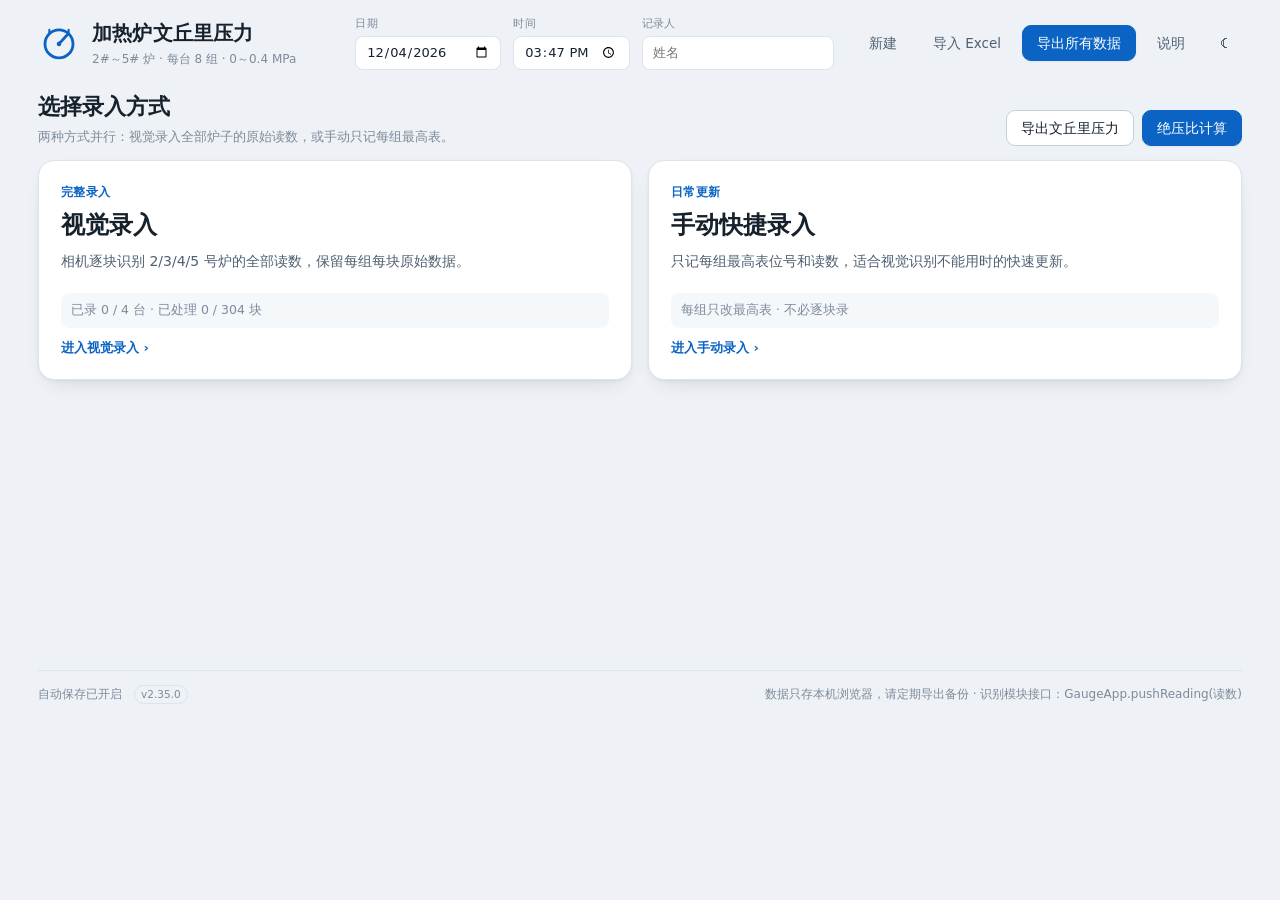
<file: index.html>
<!doctype html>
<html lang="zh-CN" data-theme="light">
<head>
<meta charset="utf-8">
<meta name="viewport" content="width=device-width, initial-scale=1, viewport-fit=cover">
<meta name="color-scheme" content="light dark">
<meta name="theme-color" content="#0b64c4">
<meta name="mobile-web-app-capable" content="yes">
<meta name="apple-mobile-web-app-capable" content="yes">
<meta name="apple-mobile-web-app-status-bar-style" content="default">
<meta name="apple-mobile-web-app-title" content="读表">
<title>加热炉文丘里压力 · 快捷读数</title>
<link rel="icon" href="data:image/svg+xml,%3Csvg xmlns='http://www.w3.org/2000/svg' viewBox='0 0 48 48'%3E%3Ccircle cx='24' cy='25' r='16' fill='%23f4f7fb' stroke='%230b64c4' stroke-width='3'/%3E%3Cpath d='M24 25l9-11' stroke='%230b64c4' stroke-width='3' stroke-linecap='round'/%3E%3Ccircle cx='24' cy='25' r='2.6' fill='%230b64c4'/%3E%3C/svg%3E">
<link rel="manifest" href="manifest.webmanifest">
<link rel="apple-touch-icon" href="icons/apple-touch-icon.png">
<script>
window.addEventListener('beforeinstallprompt', function (e) {
  e.preventDefault();
  window.__hvpInstallPrompt = e;
});
</script>
<link rel="stylesheet" href="assets/styles.css?v=2.35.0">
</head>
<body>

<div class="app-shell">

  <header class="topbar">
    <div class="brand">
      <svg class="brand-mark" viewBox="0 0 48 48" aria-hidden="true">
        <circle cx="24" cy="25" r="16" fill="none" stroke="currentColor" stroke-width="3.2"/>
        <path d="M24 25 L33.5 14.5" stroke="currentColor" stroke-width="3.2" stroke-linecap="round"/>
        <circle cx="24" cy="25" r="2.6" fill="currentColor"/>
        <path d="M13 9 v4 M35 9 v4" stroke="currentColor" stroke-width="2.4" stroke-linecap="round"/>
      </svg>
      <div class="brand-text">
        <h1>加热炉文丘里压力</h1>
        <p class="brand-sub">2#～5# 炉 · 每台 8 组 · 0～0.4 MPa</p>
      </div>
    </div>

    <div class="meta-fields">
      <label class="field">
        <span>日期</span>
        <input id="metaDate" type="date">
      </label>
      <label class="field">
        <span>时间</span>
        <input id="metaTime" type="time">
      </label>
      <label class="field">
        <span>记录人</span>
        <input id="metaOperator" type="text" placeholder="姓名" maxlength="40" autocomplete="off">
      </label>
    </div>

    <div class="topbar-actions">
      <button class="btn ghost" id="btnNew" type="button">新建</button>
      <button class="btn ghost" id="btnImport" type="button">导入 Excel</button>
      <button class="btn primary" id="btnExport" type="button">导出所有数据</button>
      <button class="btn ghost" id="btnHelp" type="button">说明</button>
      <button class="icon-btn" id="btnTheme" type="button" title="切换深色/浅色">☾</button>
    </div>
  </header>

  <main id="view" class="view"></main>

  <footer class="foot">
    <span id="saveHint">自动保存已开启</span>
    <span class="foot-version" id="appVersion">v2.35.0</span>
    <span class="foot-note">数据只存本机浏览器，请定期导出备份 · 识别模块接口：GaugeApp.pushReading(读数)</span>
  </footer>

</div>

<div id="toasts" class="toasts" aria-live="polite"></div>

<!-- 导出文丘里压力（方式1） -->
<dialog id="dlgExport" class="dialog dialog-wide">
  <form method="dialog">
    <header class="dialog-head">
      <h2>导出文丘里压力</h2>
      <button class="icon-btn" type="button" data-close="dlgExport" aria-label="关闭">✕</button>
    </header>
    <div class="dialog-body">
      <p class="hint" id="exportHint"></p>
      <div class="export-select" id="exportSelect"></div>
      <pre class="export-preview" id="exportPreview" tabindex="-1" autofocus></pre>
      <p class="hint" id="exportNote"></p>
    </div>
    <footer class="dialog-foot">
      <button class="btn ghost left" type="button" id="btnOpenRatio">绝压比计算 ›</button>
      <button class="btn" type="button" id="btnCopyExport">复制</button>
      <button class="btn primary" type="button" id="btnDownloadExport">下载 .txt</button>
    </footer>
  </form>
</dialog>

<!-- 导出所有数据 -->
<dialog id="dlgExportAll" class="dialog dialog-wide">
  <form method="dialog">
    <header class="dialog-head">
      <h2>导出所有数据</h2>
      <button class="icon-btn" type="button" data-close="dlgExportAll" aria-label="关闭">✕</button>
    </header>
    <div class="dialog-body">
      <p class="hint">Excel 文件（.xlsx）：所有数据在一张表，每台炉一块、一组一行；组最高值加粗、剔除读数划线；每台炉附 A/B 集合管压力，最大绝压比注明第几组第几块。</p>
      <div id="exportAllSummary" class="export-summary" tabindex="-1" autofocus></div>
      <p class="hint" id="exportAllNote"></p>
    </div>
    <footer class="dialog-foot">
      <button class="btn ghost left" type="button" id="btnExportAllRatio">绝压比计算 ›</button>
      <button class="btn" type="button" data-close="dlgExportAll">关闭</button>
      <button class="btn primary" type="button" id="btnDownloadExportAll">下载 .xlsx</button>
    </footer>
  </form>
</dialog>

<!-- 识别结果填入 -->
<dialog id="dlgFill" class="dialog">
  <form method="dialog">
    <header class="dialog-head">
      <h2 id="fillTitle">识别结果填入</h2>
      <button class="icon-btn" type="button" data-close="dlgFill" aria-label="关闭">✕</button>
    </header>
    <div class="dialog-body">
      <p class="hint">识别模块每识别到一个读数，会自动填入下一个空位。这里也可以手动粘贴一批识别结果：每行一个，或用空格 / 逗号分隔。</p>
      <textarea id="fillText" class="textarea" rows="7" spellcheck="false" placeholder="0.170&#10;0.148&#10;0.148"></textarea>
      <label class="check"><input type="checkbox" id="fillAdvance" checked> 本组填满后自动进入下一组</label>
    </div>
    <footer class="dialog-foot">
      <button class="btn" type="button" data-close="dlgFill">取消</button>
      <button class="btn primary" type="button" id="btnFill">填入</button>
    </footer>
  </form>
</dialog>

<!-- 说明 -->
<dialog id="dlgHelp" class="dialog">
  <form method="dialog">
    <header class="dialog-head">
      <h2>使用说明</h2>
      <button class="icon-btn" type="button" data-close="dlgHelp" aria-label="关闭">✕</button>
    </header>
    <div class="dialog-body help-body">
      <h3>流程</h3>
      <ul>
        <li>顶部填日期、时间、记录人；首页选炉子（2# / 3# / 4# / 5#）→ 逐组录入 → 「下一组」→「完成本炉」回主界面。</li>
        <li>2#～5# 炉都录完后，回主界面点「<b>绝压比计算</b>」，填集合管压力生成方式2。</li>
        <li>主界面只选两种并行录入方式：<b>视觉录入</b>（进入全部 2/3/4/5 号炉，逐块录原始读数）或<b>手动快捷录入</b>（只记每组最高表）。</li>
        <li>视觉炉子列表每台卡片可直接选「整台 / A炉膛 / B炉膛」；每台可单独「清空」，页头有「一键清空所有数据」。</li>
        <li>每台炉卡片左下角有「<b>清空</b>」，只清空这一台炉的读数。</li>
        <li>每台炉 8 组：<b>第 1～4 组 = A 炉膛</b>，<b>第 5～8 组 = B 炉膛</b>。右上角可切换「整台 / A炉膛 / B炉膛」，只测半台时选 A 或 B。</li>
        <li>2号炉每组 2 块表（每行一组）；3/4/5号炉每组 12 块表（每行 6 块，两行一组）。</li>
      </ul>
      <h3>录入</h3>
      <ul>
        <li>单炉页隐藏顶部栏：第一行只显示炉号和炉膛选择，第二行是加宽的返回炉子列表按钮；手机从页面中间向右划也能返回列表。</li>
        <li>单炉页主区域是相机实时画面；手机浏览器需要 HTTPS，没权限时点「打开相机」重试。</li>
        <li>进炉子页默认暂停，点中间大按钮「开始识别」后才接收识别读数；再点变成「暂停识别」。</li>
        <li>指定起点：点下面组内任意一块表，再点「开始识别」，就从这块开始；识别中点击某格会自动暂停。</li>
        <li>「上一组 / 下一组」在大按钮两侧；下一行是「跳过（送检）」和「剔除本块」。</li>
        <li><b>日常快捷更新（视觉识别备用）</b>：首页「手动快捷录入」→ 导入页粘贴方式1并解析，或「不导入，直接手动」→ 选炉页始终显示全部 2/3/4/5 号炉，每台可选整台/A/B 录入范围；导出和绝压比改为多页，先选炉子（4台全列出、不受数据限制、每台可选整台/A/B）再预览/计算；已导入的正常显示、未导入的虚线显示但也能点 → 单炉页一次改一组，顶部始终可选「整台/A炉膛/B炉膛」，点「下一组」；选炉页显示「已录 X/8 组」，可清空本炉或一键清空所有数据，底部有「导出文丘里压力」「返回主界面」「计算绝压比」；未导入的每组默认 1#、第一组 0.000，没改过的组跟随最近改过的那组；导入半台切整台时，空白组也跟随最近改过的组，被跟随的组会写回；位号和读数用大箭头调，位号旁有滑杆可快速拖动，位号到 1# 按↓回最大，读数到 0.000 按↓按位循环（千分位 0→9 等）；可开「反向输入」；改动立即保存，不需要应用。只更新最高表，其他表读数保留。</li>
        <li>点格子输入读数；<b>回车</b>跳到下一块，<b>方向键</b>按位置跳格，<b>X</b> 剔除当前读数，<b>Esc</b> 退出输入框。</li>
        <li>读数支持全角数字、带单位（0.170 MPa）、逗号小数点。</li>
        <li>识别模块识别到一个读数就调用一次 <code>GaugeApp.pushReading(0.170)</code>，会顺序填入当前识别位置；也可以点「识别填入」粘贴一批结果。</li>
        <li>「剔除」的读数不参与最高值，原始值仍保留在本机 JSON 中。</li>
        <li><b>表被送检</b>：点「跳过（送检）」或格子右下「送」，该表标记为送检，不参与最高值/绝压比；点「送」可恢复。</li>
        <li><b>反向读取</b>：点底部的「方向：正序/倒序」，整台炉按 组8→1、组内 12#→1# 识别。</li>
        <li><b>现场排表/换表</b>：点「暂停识别」，换好表后点下面那一块表，再点「开始识别」，就从这块开始。</li>
      </ul>
      <h3>绝压比计算</h3>
      <ul>
        <li>正常流程：先把所有炉子的文丘里读数录完，再去操作室看集合管压力。</li>
        <li>主界面点「绝压比计算」，会自动载入当前读数；也可以粘贴方式1文本（老记录/别人发来的）。</li>
        <li>粘贴的炉膛标题支持简写：<code>4号炉A</code>、<code>4号炉 A</code>、<code>4号炉A炉膛</code>、<code>4号炉B侧</code> 都能识别。</li>
        <li>A、B 炉膛各填一个集合管压力（MPa）；绝压比 =（单炉膛最高 + 大气压）/（集合管压力 + 大气压），大气压取 <b>0.1 MPa</b>。</li>
        <li>两个炉膛取较大者作为「最大绝压比」，并标出最高读数所在的组，生成方式2。</li>
      </ul>
      <h3>导出</h3>
      <ul>
        <li><b>导出文丘里压力（方式1）</b>：每台炉一个标题（半台带 A/B炉膛），每组一行「最高值表号 最高值」。</li>
        <li><b>导出所有数据</b>（顶栏）：Excel（.xlsx），所有数据一张表，每台炉一块、一组一行；组最高值加粗、剔除划线、送检写「送检」；每台炉附 A/B 集合管压力，最大绝压比注明第几组第几块。</li>
        <li><b>方式2</b>：在「绝压比计算」页面生成，①～⑧ 圈号 + &lt;表号&gt;读数 + A/B集合管压力，最后一行「最大绝压比 ⑤ 0.84375」。</li>
        <li>只导出有读数的炉子；空组在方式1里显示为 <code>- -</code>。</li>
      </ul>
      <h3>安装到桌面</h3>
      <ul>
        <li>手机 Chrome 打开线上地址 <code>https://hanhaicangnan99.github.io/heater-venturi-reader/</code>，点首页「安装到桌面」，或浏览器右上角 ⋮ → 安装应用 / 添加到主屏幕。</li>
        <li>iPhone / iPad 用 Safari 打开，点底部分享按钮 → 添加到主屏幕。</li>
        <li>装好后桌面出现「读表」图标，全屏打开、没有地址栏；页面已缓存，断网也能打开已缓存部分。</li>
      </ul>
      <h3>手机打开</h3>
      <ul>
        <li>手机只传一个文件：用 <code>读表软件_手机版.html</code>，CSS/JS 已内联；只传 <code>index.html</code> 会缺 <code>js/</code>、<code>assets/</code>，页面会空白或没样式。</li>
        <li>直接打开本地文件时，录入、导入导出、绝压比计算都能用；手机浏览器不允许 <code>file://</code> 调用摄像头。</li>
        <li>要实时相机：页面必须在 <code>https://</code> 开头的网址下；<code>file://</code> 和 <code>http://192.168…</code> 都不允许调用摄像头。可把单文件放到 GitHub Pages / Netlify / 公司 HTTPS 服务器，或用 App 包壳；不要用微信/QQ 的文件预览打开。</li>
        <li>如果还显示旧界面：打开 <code>https://hanhaicangnan99.github.io/heater-venturi-reader/?v=2.35.0</code> 一次，或清除站点缓存；页脚会显示当前版本 <code>v2.35.0</code>。</li>
      </ul>
      <h3>数据</h3>
      <ul>
        <li>每次修改自动保存在本机浏览器；换电脑/清缓存前请「导出所有数据」Excel 或「导出文丘里压力」文本备份。</li>
        <li>「导入 Excel」可把导出的 .xlsx 读回来，恢复读数、剔除、送检、集合管压力和日期时间；旧 JSON 备份也兼容。</li>
        <li>整个页面离线运行，不上传任何数据。</li>
      </ul>
    </div>
    <footer class="dialog-foot">
      <button class="btn primary" type="button" data-close="dlgHelp">知道了</button>
    </footer>
  </form>
</dialog>

<input type="file" id="fileInput" accept=".xlsx,application/vnd.openxmlformats-officedocument.spreadsheetml.sheet,.json,application/json" hidden>

<script src="js/core.js?v=2.35.0"></script>
<script src="js/xlsx-lite.js?v=2.35.0"></script>
<script src="js/xlsx-read.js?v=2.35.0"></script>
<script src="js/app.js?v=2.35.0"></script>
</body>
</html>
</file>
<file: assets/styles.css>
/* ==========================================================================
   加热炉文丘里压力 · 样式
   浅色 / 深色、桌面 / 手机
   ========================================================================== */

:root {
  --bg: #eef1f5;
  --surface: #ffffff;
  --surface-2: #f5f8fb;
  --surface-3: #e9eef4;
  --line: #dce4ed;
  --line-strong: #c3cedb;
  --text: #16212c;
  --text-2: #4f6072;
  --muted: #7d8b9b;
  --brand: #0b64c4;
  --brand-dark: #0954a6;
  --brand-weak: #e8f1fc;
  --brand-ring: rgba(11, 100, 196, .18);
  --ok: #0f7a4d;
  --ok-weak: #e6f5ee;
  --warn: #a85a00;
  --warn-weak: #fdf1de;
  --danger: #b3261e;
  --danger-weak: #fdecea;
  --ex: #8b97a5;
  --shadow-sm: 0 1px 2px rgba(16, 32, 48, .05);
  --shadow: 0 1px 3px rgba(16, 32, 48, .06), 0 10px 24px -12px rgba(16, 32, 48, .16);
  --mono: ui-monospace, "Cascadia Mono", "SFMono-Regular", Consolas, "Liberation Mono", monospace;
  --sans: "Microsoft YaHei", "PingFang SC", "Hiragino Sans GB", "Noto Sans SC",
    "Source Han Sans SC", system-ui, -apple-system, "Segoe UI", Roboto, sans-serif;
}

[data-theme="dark"] {
  --bg: #0e151e;
  --surface: #172029;
  --surface-2: #1c2733;
  --surface-3: #22303f;
  --line: #2a3846;
  --line-strong: #3b4c5e;
  --text: #e8eef5;
  --text-2: #a9b8c8;
  --muted: #7f8fa2;
  --brand: #4a9bf0;
  --brand-dark: #2f86e0;
  --brand-weak: #16283c;
  --brand-ring: rgba(74, 155, 240, .25);
  --ok: #3ec28a;
  --ok-weak: #12301f;
  --warn: #f0a94a;
  --warn-weak: #33250f;
  --danger: #f06a60;
  --danger-weak: #361715;
  --ex: #6f7d8c;
  --shadow-sm: 0 1px 2px rgba(0, 0, 0, .3);
  --shadow: 0 1px 3px rgba(0, 0, 0, .4);
  color-scheme: dark;
}

* { box-sizing: border-box; }

html, body { margin: 0; padding: 0; }

body {
  background: var(--bg);
  color: var(--text);
  font-family: var(--sans);
  font-size: 14px;
  line-height: 1.5;
  -webkit-font-smoothing: antialiased;
}

[hidden] { display: none !important; }

:focus-visible { outline: 2px solid var(--brand); outline-offset: 2px; }

.app-shell {
  max-width: 1240px;
  margin: 0 auto;
  padding: 14px 18px 32px;
}

/* ---------------------------------------------------------------- 顶部 */

.topbar {
  display: flex;
  align-items: center;
  gap: 20px;
  flex-wrap: wrap;
  padding: 2px 0 14px;
}

.brand { display: flex; align-items: center; gap: 12px; }

.brand-mark { width: 42px; height: 42px; color: var(--brand); flex: none; }

.brand-text h1 {
  margin: 0;
  font-size: 20px;
  font-weight: 700;
  letter-spacing: .01em;
}

.brand-sub { margin: 2px 0 0; font-size: 12px; color: var(--muted); }

.meta-fields {
  display: flex;
  align-items: flex-end;
  gap: 12px;
  flex-wrap: wrap;
  margin-left: auto;
}

.field { display: flex; flex-direction: column; gap: 3px; min-width: 0; }

.field > span { font-size: 11px; color: var(--muted); letter-spacing: .02em; }

.field > input,
.field > select,
.field > textarea {
  height: 34px;
  padding: 0 10px;
  border: 1px solid var(--line);
  border-radius: 8px;
  background: var(--surface);
  color: var(--text);
  font: inherit;
  font-size: 13px;
  min-width: 0;
}

.field > input:focus,
.field > select:focus,
.field > textarea:focus {
  outline: none;
  border-color: var(--brand);
  box-shadow: 0 0 0 3px var(--brand-ring);
}

.topbar-actions { display: flex; align-items: center; gap: 6px; }

/* ---------------------------------------------------------------- 按钮 */

.btn {
  display: inline-flex;
  align-items: center;
  justify-content: center;
  gap: 6px;
  height: 36px;
  padding: 0 14px;
  border: 1px solid var(--line-strong);
  border-radius: 9px;
  background: var(--surface);
  color: var(--text);
  font: inherit;
  font-size: 13.5px;
  font-weight: 500;
  cursor: pointer;
  white-space: nowrap;
  transition: border-color .12s, background .12s, color .12s, transform .06s;
}

.btn:hover { border-color: var(--brand); color: var(--brand); }
.btn:active { transform: translateY(1px); }
.btn:disabled { opacity: .45; cursor: not-allowed; transform: none; }
.btn:disabled:hover { border-color: var(--line-strong); color: var(--text); }

.btn.primary {
  background: var(--brand);
  border-color: var(--brand);
  color: #fff;
  box-shadow: var(--shadow-sm);
}

.btn.primary:hover { background: var(--brand-dark); border-color: var(--brand-dark); color: #fff; }

.btn.ghost { border-color: transparent; background: transparent; color: var(--text-2); }

.btn.ghost:hover { background: var(--surface-2); color: var(--brand); }

.btn.install-btn { border-color: var(--brand); color: var(--brand); font-weight: 600; }

.btn.install-btn:hover { background: var(--brand-weak); border-color: var(--brand); color: var(--brand); }

.btn.danger-text { color: var(--danger); }
.btn.danger-text:hover { border-color: var(--danger); color: var(--danger); }

.btn.sm { height: 28px; padding: 0 9px; font-size: 12px; border-radius: 7px; }

.icon-btn {
  width: 36px;
  height: 36px;
  display: inline-flex;
  align-items: center;
  justify-content: center;
  border: 1px solid transparent;
  border-radius: 9px;
  background: transparent;
  color: var(--text-2);
  font-size: 16px;
  cursor: pointer;
}

.icon-btn:hover { background: var(--surface-2); color: var(--brand); }

/* ---------------------------------------------------------------- 页面标题 */

.view { min-height: 62vh; }

.file-warning {
  display: flex;
  align-items: flex-start;
  gap: 10px;
  flex-wrap: wrap;
  margin: 4px 0 14px;
  padding: 10px 12px;
  border: 1px solid #e6c46a;
  border-radius: 10px;
  background: #fff8e1;
  color: #6b4e00;
  font-size: 12.5px;
  line-height: 1.6;
}

.file-warning strong { flex: none; }

[data-theme="dark"] .file-warning {
  border-color: #6b5a25;
  background: #2a2415;
  color: #e8d79a;
}

.page-head {
  display: flex;
  align-items: flex-end;
  justify-content: space-between;
  gap: 14px;
  flex-wrap: wrap;
  margin: 6px 0 14px;
}

.page-title { margin: 0; font-size: 22px; font-weight: 700; }

.page-sub { margin: 4px 0 0; font-size: 13px; color: var(--muted); }

.page-actions { display: flex; gap: 8px; flex-wrap: wrap; justify-content: flex-end; }

.hint-line {
  margin: 14px 0 0;
  font-size: 12.5px;
  color: var(--muted);
  line-height: 1.7;
}

/* ---------------------------------------------------------------- 手动快捷输入 */

.quick-paste {
  margin: 0 0 14px;
  padding: 12px;
  border: 1px solid var(--line);
  border-radius: 12px;
  background: var(--surface);
}

.quick-paste-head {
  display: flex;
  align-items: baseline;
  gap: 10px;
  flex-wrap: wrap;
  margin-bottom: 8px;
}

.quick-paste-head strong { font-size: 14px; }

.quick-text {
  width: 100%;
  min-height: 132px;
  resize: vertical;
  padding: 10px 12px;
  border: 1px solid var(--line-strong);
  border-radius: 9px;
  background: var(--surface-2);
  color: var(--text);
  font-family: var(--mono);
  font-size: 13px;
  line-height: 1.6;
}

.quick-text:focus { outline: 2px solid var(--brand-ring); border-color: var(--brand); }

.quick-paste-actions {
  display: flex;
  gap: 8px;
  flex-wrap: wrap;
  margin-top: 8px;
}

.quick-issues {
  margin: 0 0 12px;
  padding: 10px 12px;
  border: 1px solid var(--line);
  border-radius: 10px;
  background: var(--surface);
}

.quick-issue {
  font-size: 12.5px;
  line-height: 1.7;
  color: var(--text-2);
}

.quick-issue + .quick-issue { margin-top: 4px; }

.quick-issue.error { color: var(--danger); }

.quick-issue.warn { color: #8a5a00; }

[data-theme="dark"] .quick-issue.warn { color: #e8c16a; }

.quick-success {
  margin: 0 0 12px;
  padding: 9px 12px;
  border: 1px solid var(--ok);
  border-radius: 10px;
  color: var(--ok);
  background: var(--ok-weak);
  font-size: 13px;
}

.quick-empty {
  padding: 28px 12px;
  text-align: center;
  color: var(--muted);
  font-size: 13px;
}

.quick-furnace {
  margin: 0 0 14px;
  padding: 12px;
  border: 1px solid var(--line);
  border-radius: 12px;
  background: var(--surface);
}

.quick-f-head {
  display: flex;
  align-items: center;
  gap: 10px;
  flex-wrap: wrap;
}

.quick-f-head h3 { margin: 0; font-size: 17px; }

.quick-f-head .tag { margin-left: auto; }

.quick-f-head .seg { margin-left: auto; }

.quick-groups {
  display: grid;
  grid-template-columns: repeat(2, minmax(0, 1fr));
  gap: 10px;
  margin-top: 10px;
}

.quick-group {
  min-width: 0;
  padding: 10px;
  border: 1px solid var(--line);
  border-radius: 10px;
  background: var(--surface-2);
}

.quick-group-head {
  display: flex;
  align-items: center;
  justify-content: space-between;
  gap: 8px;
  margin-bottom: 6px;
}

.quick-group-head strong { font-size: 13px; }

.quick-group-head .tag.small {
  margin: 0;
  padding: 1px 6px;
  font-size: 10.5px;
}

.quick-editors {
  display: flex;
  align-items: flex-end;
  justify-content: space-between;
  gap: 12px;
}

.quick-field {
  display: flex;
  flex-direction: column;
  align-items: center;
  gap: 4px;
}

.quick-label {
  font-size: 10.5px;
  color: var(--muted);
  white-space: nowrap;
}

.quick-gauge {
  display: flex;
  flex-direction: column;
  align-items: center;
  gap: 1px;
}

.quick-gauge-value {
  min-width: 48px;
  text-align: center;
  font-size: 22px;
  font-variant-numeric: tabular-nums;
  line-height: 1.15;
}

.quick-gauge-value.is-empty { color: var(--muted); }

.quick-gauge-row {
  display: flex;
  align-items: center;
  gap: 10px;
}

.quick-gauge-slider-wrap {
  display: flex;
  flex-direction: column;
  align-items: center;
  gap: 1px;
}

.quick-gauge-slider {
  width: 110px;
  height: 24px;
  accent-color: var(--brand);
  cursor: pointer;
  touch-action: pan-y;
}

.quick-gauge-scale {
  display: flex;
  justify-content: space-between;
  width: 100%;
  color: var(--muted);
  font-size: 9px;
}

.qstep {
  display: inline-flex;
  align-items: center;
  justify-content: center;
  width: 34px;
  height: 24px;
  padding: 0;
  border: 1px solid var(--line-strong);
  border-radius: 5px;
  background: var(--surface);
  color: var(--brand);
  font-size: 11px;
  line-height: 1;
  cursor: pointer;
  touch-action: manipulation;
}

.qstep:hover { background: var(--brand-weak); border-color: var(--brand); }

.quick-digits {
  display: flex;
  align-items: flex-start;
  gap: 5px;
}

.quick-int {
  padding-top: 22px;
  font-size: 20px;
  font-variant-numeric: tabular-nums;
}

.q-digit {
  display: flex;
  flex-direction: column;
  align-items: center;
  gap: 1px;
}

.q-digit strong {
  width: 22px;
  text-align: center;
  font-size: 23px;
  font-variant-numeric: tabular-nums;
  line-height: 1.15;
}

.q-digit.is-empty strong { color: var(--muted); }

.q-digit .qstep { width: 30px; height: 22px; font-size: 10px; }

.q-digit-label {
  margin-top: 1px;
  font-size: 9.5px;
  color: var(--muted);
  white-space: nowrap;
}

.quick-apply {
  display: flex;
  align-items: center;
  justify-content: flex-end;
  gap: 12px;
  flex-wrap: wrap;
  margin: 16px 0 0;
  padding: 12px;
  border: 1px solid var(--line);
  border-radius: 12px;
  background: var(--surface);
}

.quick-apply-hint {
  flex: 1;
  min-width: 220px;
  font-size: 12px;
  color: var(--muted);
}

.quick-select-footer {
  display: flex;
  justify-content: flex-end;
  gap: 8px;
  flex-wrap: wrap;
  margin-top: 10px;
}

@media (max-width: 640px) {
  .quick-select-footer .btn { flex: 1; }
}

.quick-select-grid {
  display: grid;
  grid-template-columns: repeat(2, minmax(0, 1fr));
  gap: 12px;
  margin: 0 0 14px;
}

.quick-select-card {
  position: relative;
  padding: 14px 14px 46px;
  border: 1px solid var(--line);
  border-radius: 12px;
  background: var(--surface);
  cursor: pointer;
  transition: border-color .15s, box-shadow .15s;
}

.quick-select-card:hover,
.quick-select-card:focus-visible {
  border-color: var(--brand);
  box-shadow: 0 0 0 3px var(--brand-ring);
  outline: none;
}

.quick-select-card.is-empty {
  border-style: dashed;
  background: var(--surface-2);
}

.quick-select-card.is-empty .fc-go { color: var(--muted); }

.quick-select-head {
  display: flex;
  align-items: center;
  gap: 8px;
  flex-wrap: wrap;
}

.quick-select-head h3 { margin: 0; font-size: 20px; }

.quick-select-sub {
  margin: 6px 0 0;
  font-size: 12px;
  color: var(--muted);
}

.quick-select-controls {
  display: flex;
  align-items: center;
  justify-content: flex-end;
  gap: 8px;
  flex-wrap: wrap;
  margin-top: 8px;
  padding-right: 78px;
}

.quick-select-controls .seg { margin-left: auto; }

.quick-select-card .fc-go {
  position: absolute;
  right: 14px;
  bottom: 12px;
  color: var(--brand);
  font-size: 13px;
  font-weight: 600;
}

.quick-furnace-bar {
  display: flex;
  align-items: center;
  justify-content: space-between;
  gap: 12px;
  flex-wrap: wrap;
  max-width: 760px;
  margin: 0 auto 12px;
  padding: 10px 12px;
  border: 1px solid var(--line);
  border-radius: 12px;
  background: var(--surface);
}

.quick-progress strong { font-size: 17px; }

.quick-progress span { font-size: 12px; color: var(--muted); }

.quick-bar-actions {
  display: flex;
  align-items: center;
  gap: 8px;
  flex-wrap: wrap;
}

.quick-bar-actions .tag { margin: 0; }

.quick-reverse.active {
  border-color: var(--brand);
  color: var(--brand);
  background: var(--brand-weak);
}

.quick-single-wrap {
  max-width: 760px;
  margin: 0 auto;
}

.quick-default-hint {
  max-width: 760px;
  margin: 0 auto 10px;
  padding: 8px 12px;
  border: 1px dashed var(--line-strong);
  border-radius: 9px;
  background: var(--surface-2);
  color: var(--muted);
  font-size: 12px;
  line-height: 1.6;
}

.quick-group-single {
  padding: 20px;
  min-height: 220px;
}

.quick-group-single .quick-group-head { margin-bottom: 14px; }

.quick-group-single .quick-group-head strong { font-size: 20px; }

.quick-group-single .quick-group-head .tag.small {
  padding: 2px 9px;
  font-size: 12px;
}

.quick-group-single .quick-editors {
  gap: 24px;
  justify-content: space-around;
  align-items: center;
}

.quick-group-single .quick-label { font-size: 13px; }

.quick-group-single .quick-gauge-value {
  min-width: 100px;
  font-size: 52px;
}

.quick-group-single .quick-gauge-slider {
  width: 140px;
  height: 30px;
}

.quick-group-single .qstep {
  width: 46px;
  height: 36px;
  border-radius: 7px;
  font-size: 16px;
}

.quick-group-single .q-digit .qstep {
  width: 42px;
  height: 32px;
  font-size: 14px;
}

.quick-group-single .q-digit strong {
  width: 36px;
  font-size: 48px;
}

.quick-group-single .quick-int {
  padding-top: 34px;
  font-size: 40px;
}

.quick-group-single .q-digit-label {
  margin-top: 3px;
  font-size: 11.5px;
}

.quick-nav {
  display: flex;
  gap: 10px;
  max-width: 760px;
  margin: 14px auto 0;
}

.quick-nav .btn {
  flex: 1;
  height: 46px;
  font-size: 15px;
}

.quick-nav .btn[disabled] {
  opacity: .4;
  cursor: not-allowed;
}

.quick-nav-hint {
  max-width: 760px;
  margin: 8px auto 0;
  text-align: center;
  font-size: 12px;
  color: var(--muted);
}

.quick-furnace-apply {
  display: flex;
  align-items: center;
  justify-content: flex-end;
  gap: 10px;
  flex-wrap: wrap;
  max-width: 760px;
  margin: 16px auto 0;
  padding: 12px;
  border: 1px solid var(--line);
  border-radius: 12px;
  background: var(--surface);
}

@media (max-width: 760px) {
  .quick-groups { grid-template-columns: 1fr; }
  .quick-editors { gap: 10px; }
  .quick-apply { justify-content: stretch; }
  .quick-apply .btn { flex: 1; }
  .quick-select-grid { grid-template-columns: 1fr; }
  .quick-furnace-bar {
    flex-direction: column;
    align-items: stretch;
  }
  .quick-bar-actions { justify-content: space-between; }
  .quick-group-single { padding: 14px; }
  .quick-group-single .quick-editors { gap: 12px; }
  .quick-group-single .quick-gauge-value { font-size: 44px; min-width: 80px; }
  .quick-group-single .quick-gauge-slider { width: 100px; height: 28px; }
  .quick-group-single .quick-gauge-row { gap: 4px; flex-direction: column; }
  .quick-group-single .q-digit strong { width: 30px; font-size: 42px; }
  .quick-group-single .quick-int { padding-top: 30px; font-size: 34px; }
  .quick-group-single .qstep { width: 40px; height: 32px; font-size: 14px; }
  .quick-group-single .q-digit .qstep { width: 36px; height: 29px; font-size: 12px; }
  .quick-furnace-apply { justify-content: stretch; }
  .quick-furnace-apply .btn { flex: 1; }
}

@media (max-width: 380px) {
  .qstep { width: 30px; height: 23px; }
  .q-digit .qstep { width: 27px; height: 21px; }
  .q-digit strong { width: 20px; font-size: 21px; }
  .quick-int { font-size: 18px; }
  .quick-gauge-value { font-size: 20px; }
  .quick-group-single .quick-gauge-value { font-size: 38px; min-width: 70px; }
  .quick-group-single .quick-gauge-slider { width: 78px; height: 26px; }
  .quick-group-single .q-digit strong { width: 26px; font-size: 38px; }
  .quick-group-single .quick-int { padding-top: 26px; font-size: 30px; }
  .quick-group-single .qstep { width: 34px; height: 29px; }
  .quick-group-single .q-digit .qstep { width: 31px; height: 26px; }
}

/* ---------------------------------------------------------------- 指标 */

.kpis {
  display: grid;
  grid-template-columns: repeat(3, minmax(0, 1fr));
  gap: 12px;
  margin-bottom: 16px;
}

.kpi {
  display: flex;
  flex-direction: column;
  gap: 2px;
  padding: 13px 16px;
  border: 1px solid var(--line);
  border-radius: 12px;
  background: var(--surface);
  box-shadow: var(--shadow-sm);
}

.kpi-label { font-size: 12px; color: var(--muted); }

.kpi-value {
  font-family: var(--mono);
  font-size: 24px;
  font-weight: 700;
  line-height: 1.25;
  font-variant-numeric: tabular-nums;
}

.kpi-sub { font-size: 11.5px; color: var(--muted); }

/* ---------------------------------------------------------------- 炉子卡片 */

.mode-grid {
  display: grid;
  grid-template-columns: repeat(2, minmax(0, 1fr));
  gap: 16px;
}

.mode-card {
  position: relative;
  display: flex;
  flex-direction: column;
  gap: 10px;
  min-height: 220px;
  padding: 22px;
  border: 1px solid var(--line);
  border-radius: 16px;
  background: var(--surface);
  box-shadow: var(--shadow);
  cursor: pointer;
  transition: border-color .12s, transform .12s;
}

.mode-card:hover,
.mode-card:focus-visible {
  border-color: var(--brand);
  transform: translateY(-1px);
  outline: none;
}

.mode-kicker {
  color: var(--brand);
  font-size: 12px;
  font-weight: 700;
  letter-spacing: .04em;
}

.mode-card h3 {
  margin: 0;
  font-size: 24px;
  line-height: 1.2;
}

.mode-card p {
  margin: 0;
  color: var(--text-2);
  font-size: 14px;
  line-height: 1.7;
}

.mode-status {
  margin-top: auto;
  padding: 8px 10px;
  border-radius: 8px;
  background: var(--surface-2);
  color: var(--muted);
  font-size: 12.5px;
}

.mode-go {
  color: var(--brand);
  font-size: 13px;
  font-weight: 700;
}

@media (max-width: 640px) {
  .mode-grid { grid-template-columns: 1fr; }
  .mode-card { min-height: 0; padding: 18px; }
}

.furnace-grid {
  display: grid;
  grid-template-columns: repeat(2, minmax(0, 1fr));
  gap: 14px;
}

.furnace-card {
  position: relative;
  display: flex;
  flex-direction: column;
  gap: 10px;
  padding: 16px 18px 14px;
  border: 1px solid var(--line);
  border-radius: 14px;
  background: var(--surface);
  box-shadow: var(--shadow);
  cursor: pointer;
  transition: border-color .12s, transform .12s;
}

.furnace-card:hover { border-color: var(--brand); transform: translateY(-1px); }
.furnace-card:focus-visible { outline: 2px solid var(--brand); outline-offset: 2px; }

.furnace-card.done { border-color: rgba(15, 122, 77, .35); }

.fc-top { display: flex; align-items: center; gap: 8px; flex-wrap: wrap; }

.fc-title { font-size: 20px; letter-spacing: .02em; }

.tag {
  display: inline-flex;
  align-items: center;
  height: 20px;
  padding: 0 7px;
  border-radius: 5px;
  background: var(--surface-2);
  color: var(--text-2);
  font-size: 11px;
  white-space: nowrap;
}

.tag.side { background: var(--brand-weak); color: var(--brand); }
.tag.ok { background: var(--ok-weak); color: var(--ok); }

.fc-bar {
  height: 6px;
  border-radius: 3px;
  background: var(--surface-3);
  overflow: hidden;
}

.fc-bar > span {
  display: block;
  height: 100%;
  border-radius: 3px;
  background: linear-gradient(90deg, var(--brand), #4a9bf0);
  transition: width .3s ease;
}

.fc-stats {
  display: flex;
  gap: 16px;
  flex-wrap: wrap;
  font-size: 12.5px;
  color: var(--text-2);
}

.fc-stats b {
  font-family: var(--mono);
  color: var(--text);
  font-variant-numeric: tabular-nums;
}

.fc-ratio { font-size: 12px; color: var(--warn); }

.fc-actions {
  display: flex;
  align-items: center;
  justify-content: space-between;
  gap: 8px;
  margin-top: 2px;
}

.fc-clear { color: var(--danger); }

.fc-side { flex: 0 0 auto; }

.fc-go {
  font-size: 13px;
  color: var(--brand);
  font-weight: 600;
}

/* ---------------------------------------------------------------- 单炉页头 */

.furnace-head {
  display: flex;
  align-items: center;
  gap: 12px;
  flex-wrap: wrap;
  padding: 4px 0 12px;
  margin-bottom: 12px;
  border-bottom: 1px solid var(--line);
}

.furnace-head .back { padding-left: 6px; }

/* 单炉页：隐藏全局顶栏，只留炉号/炉膛和返回 */
body.furnace-mode .topbar { display: none; }

body.furnace-mode .app-shell { padding-top: 8px; }

.furnace-head.compact {
  flex-direction: column;
  align-items: stretch;
  gap: 8px;
  margin-bottom: 4px;
  padding: 0 0 6px;
  border-bottom: 0;
}

.fh-line1 {
  display: flex;
  align-items: center;
  gap: 10px;
  flex-wrap: wrap;
}

.fh-line1 .fh-name { margin: 0; font-size: 22px; }

.fh-line2 {
  display: flex;
  align-items: center;
  gap: 10px;
}

.fh-line2 .back {
  min-width: 180px;
  height: 44px;
  padding: 0 18px;
  font-size: 15px;
}

.swipe-hint {
  color: var(--muted);
  font-size: 11px;
  display: none;
}

@media (max-width: 640px) {
  .fh-line2 .back { flex: 1; }
  .swipe-hint { display: inline; }
}

.furnace-foot-tools {
  display: flex;
  justify-content: flex-start;
  padding: 2px 0 6px;
}

.fh-title { display: flex; align-items: center; gap: 8px; }

.fh-title h2 { margin: 0; font-size: 22px; }

.fh-progress {
  font-size: 12.5px;
  color: var(--text-2);
  font-variant-numeric: tabular-nums;
}

.fh-actions { display: flex; gap: 6px; margin-left: auto; }

/* 分段控件 */

.seg {
  display: inline-flex;
  padding: 2px;
  border: 1px solid var(--line);
  border-radius: 9px;
  background: var(--surface-2);
}

.seg-btn {
  border: 0;
  border-radius: 7px;
  background: transparent;
  color: var(--text-2);
  font: inherit;
  font-size: 12.5px;
  padding: 5px 12px;
  cursor: pointer;
  white-space: nowrap;
}

.seg-btn:hover { color: var(--text); }

.seg-btn.active {
  background: var(--surface);
  color: var(--brand);
  font-weight: 600;
  box-shadow: var(--shadow-sm);
}

/* ---------------------------------------------------------------- 组步进 */

.stepper {
  display: flex;
  flex-direction: column;
  gap: 8px;
  margin-bottom: 12px;
}

.band {
  display: flex;
  align-items: center;
  gap: 10px;
  flex-wrap: wrap;
}

.band-label {
  width: 48px;
  flex: none;
  font-size: 11.5px;
  font-weight: 600;
  color: var(--muted);
}

.band-groups { display: flex; gap: 6px; flex-wrap: wrap; }

.group-chip {
  display: flex;
  flex-direction: column;
  align-items: center;
  gap: 1px;
  min-width: 52px;
  padding: 4px 8px;
  border: 1px solid var(--line);
  border-radius: 8px;
  background: var(--surface);
  color: var(--text-2);
  font: inherit;
  cursor: pointer;
  transition: border-color .12s, background .12s;
}

.group-chip:hover { border-color: var(--brand); }

.group-chip.active {
  border-color: var(--brand);
  background: var(--brand-weak);
  color: var(--brand);
}

.group-chip .gc-num { font-size: 13px; font-weight: 700; }

.group-chip .gc-max {
  font-family: var(--mono);
  font-size: 10.5px;
  font-variant-numeric: tabular-nums;
  color: var(--muted);
}

.group-chip.active .gc-max { color: var(--brand); }
.group-chip.full .gc-max { color: var(--ok); }

/* ---------------------------------------------------------------- 当前组 */

.group-card {
  border: 1px solid var(--line);
  border-radius: 14px;
  background: var(--surface);
  box-shadow: var(--shadow);
  padding: 14px 16px 12px;
  margin-bottom: 14px;
}

.group-head {
  display: flex;
  align-items: center;
  gap: 12px;
  flex-wrap: wrap;
  padding-bottom: 10px;
  border-bottom: 1px dashed var(--line);
}

.gh-title { display: flex; align-items: center; gap: 8px; }

.circled {
  display: inline-flex;
  align-items: center;
  justify-content: center;
  width: 30px;
  height: 30px;
  border-radius: 50%;
  background: var(--brand-weak);
  color: var(--brand);
  font-size: 16px;
  font-weight: 700;
}

.gh-title h3 { margin: 0; font-size: 18px; }

.gh-chips { display: flex; gap: 6px; flex-wrap: wrap; flex: 1 1 220px; }

.chip {
  font-size: 12px;
  padding: 3px 9px;
  border-radius: 999px;
  background: var(--surface-2);
  border: 1px solid var(--line);
  color: var(--text-2);
  font-variant-numeric: tabular-nums;
  white-space: nowrap;
}

.chip.ok { color: var(--ok); background: var(--ok-weak); border-color: transparent; }
.chip.warn { color: var(--warn); background: var(--warn-weak); border-color: transparent; }
.chip.max { color: var(--brand); background: var(--brand-weak); border-color: transparent; }
.chip.muted { color: var(--muted); }

.gh-actions { display: flex; gap: 6px; }

.target-line {
  padding: 9px 0 3px;
  font-size: 12.5px;
  color: var(--brand);
}

/* 相机实时预览：单炉页主区域 */
.camera-panel {
  position: relative;
  width: 100%;
  height: clamp(190px, 38vh, 420px);
  margin-bottom: 10px;
  border: 1px solid var(--line);
  border-radius: 14px;
  overflow: hidden;
  background: #0b0f14;
  box-shadow: var(--shadow);
}

.camera-panel video {
  display: block;
  width: 100%;
  height: 100%;
  object-fit: cover;
}

.camera-placeholder {
  position: absolute;
  inset: 0;
  display: flex;
  flex-direction: column;
  align-items: center;
  justify-content: center;
  gap: 6px;
  padding: 18px;
  text-align: center;
  color: #d7e0ea;
  background: radial-gradient(circle at 50% 40%, #1d2b3a, #0b0f14 70%);
}

.camera-placeholder.hidden { display: none; }

.camera-placeholder strong { font-size: 16px; }
.camera-placeholder span { color: #9fb0c2; font-size: 12px; }
.cam-icon { font-size: 36px; color: #7f9ab5; }

.camera-overlay {
  position: absolute;
  top: 0;
  left: 0;
  right: 0;
  display: flex;
  align-items: center;
  justify-content: space-between;
  gap: 8px;
  padding: 10px 12px;
  background: linear-gradient(rgba(0, 0, 0, .55), rgba(0, 0, 0, 0));
  pointer-events: none;
}

.cam-target,
.cam-state {
  padding: 4px 8px;
  border-radius: 6px;
  background: rgba(0, 0, 0, .55);
  color: #fff;
  font-size: 12.5px;
  white-space: nowrap;
}

.cam-state { color: #b9e6c9; font-size: 11.5px; }

.scan-frame {
  position: absolute;
  inset: 14% 9%;
  border: 1px solid rgba(255, 255, 255, .38);
  border-radius: 10px;
  pointer-events: none;
}

.scan-frame::before { content: ''; }

/* 识别主控制：上一组 | 开始/暂停识别（大） | 下一组 */
.control-panel {
  display: flex;
  flex-direction: column;
  gap: 8px;
  margin-bottom: 12px;
}

.nav-big {
  display: grid;
  grid-template-columns: auto minmax(0, 1fr) auto;
  gap: 8px;
  align-items: stretch;
}

.nav-big .nav-side { height: 48px; }

.btn-recognize {
  width: 100%;
  height: 48px;
  font-size: 17px;
  font-weight: 700;
  letter-spacing: .04em;
}

.action-row {
  display: grid;
  grid-template-columns: 1fr 1fr;
  gap: 8px;
}

.action-row .btn { height: 42px; }

/* 读数网格：每行 6 块，12 块两行 */

.cell-grid {
  display: grid;
  grid-template-columns: repeat(6, minmax(0, 1fr));
  gap: 8px;
  padding: 8px 0 10px;
}

.cell-grid.cols-2 {
  grid-template-columns: repeat(2, minmax(0, 340px));
  justify-content: start;
}

.cell {
  position: relative;
  display: flex;
  flex-direction: column;
  gap: 4px;
  padding: 6px 6px 5px;
  border: 1px solid var(--line);
  border-radius: 9px;
  background: var(--surface);
  transition: border-color .12s, box-shadow .12s;
}

.cell:hover { border-color: var(--line-strong); }

.cell:focus-within {
  border-color: var(--brand);
  box-shadow: 0 0 0 3px var(--brand-ring);
  z-index: 1;
}

.cell-input {
  width: 100%;
  min-width: 0;
  padding: 2px 0;
  border: 0;
  background: transparent;
  color: var(--text);
  font-family: var(--mono);
  font-size: 20px;
  font-weight: 600;
  text-align: center;
  font-variant-numeric: tabular-nums;
}

.cell-input:focus { outline: none; }

.cell-input::placeholder { color: var(--muted); opacity: .4; font-weight: 400; }

.cell-input.invalid { color: var(--danger); }

.cell-actions {
  display: flex;
  align-items: center;
  gap: 3px;
  width: 100%;
}

.cell-idx { color: var(--muted); font-family: var(--mono); flex: 1; }

.cell-ex,
.cell-skip {
  display: inline-flex;
  align-items: center;
  height: 15px;
  padding: 0 4px;
  border: 1px solid var(--line);
  border-radius: 4px;
  background: transparent;
  color: var(--muted);
  font: inherit;
  font-size: 9.5px;
  line-height: 1;
  cursor: pointer;
  white-space: nowrap;
}

.cell-ex:hover { color: var(--warn); border-color: var(--warn); }
.cell-skip:hover { color: var(--brand); border-color: var(--brand); }

.cell-ex.active { background: var(--warn); border-color: var(--warn); color: #fff; }
.cell-skip.active { background: var(--brand); border-color: var(--brand); color: #fff; }

.cell.is-skipped {
  border-style: dashed;
  background: var(--surface-2);
}

.cell.is-skipped .cell-input {
  color: var(--muted);
  font-size: 12px;
}

.cell.is-skipped .cell-input::placeholder { color: var(--muted); }

.cell.is-start {
  border-color: var(--warn);
  box-shadow: inset 0 0 0 2px var(--warn);
}

.cell.is-start .cell-input { color: var(--warn); }

.cell.is-excluded .cell-input {
  text-decoration: line-through;
  color: var(--ex);
  font-weight: 500;
}

.cell.is-over { border-color: rgba(179, 38, 30, .5); }

.cell.is-over .cell-input { color: var(--danger); }

.cell.is-max { box-shadow: inset 0 0 0 2px var(--brand); }

.cell.is-max .cell-idx { color: var(--brand); font-weight: 700; }

/* 组底部导航 */

.group-nav {
  display: flex;
  align-items: center;
  gap: 10px;
  padding-top: 10px;
  border-top: 1px solid var(--line);
}

.nav-info {
  flex: 1;
  text-align: center;
  font-size: 12px;
  color: var(--muted);
  font-variant-numeric: tabular-nums;
}

/* ---------------------------------------------------------------- 面板 */

.panel {
  margin-bottom: 14px;
  border: 1px solid var(--line);
  border-radius: 14px;
  background: var(--surface);
  box-shadow: var(--shadow);
  overflow: hidden;
}

.panel-head {
  display: flex;
  align-items: baseline;
  gap: 12px;
  flex-wrap: wrap;
  padding: 12px 16px;
  border-bottom: 1px solid var(--line);
  background: var(--surface-2);
}

.panel-title { margin: 0; font-size: 14px; font-weight: 700; }

.panel-note { font-size: 11.5px; color: var(--muted); }

.panel-body { padding: 14px 16px 16px; }

/* 集合管压力 */

.ratio-row {
  display: flex;
  align-items: center;
  gap: 14px;
  flex-wrap: wrap;
  padding: 8px 0;
  border-bottom: 1px dashed var(--line);
}

.ratio-row:last-of-type { border-bottom: 0; }

.ratio-field { display: flex; align-items: center; gap: 8px; }

.ratio-label {
  font-size: 12.5px;
  color: var(--text-2);
  white-space: nowrap;
}

.ratio-input {
  width: 104px;
  height: 32px;
  padding: 0 8px;
  border: 1px solid var(--line);
  border-radius: 7px;
  background: var(--surface);
  color: var(--text);
  font-family: var(--mono);
  font-size: 14px;
  font-variant-numeric: tabular-nums;
}

.ratio-input:focus {
  outline: none;
  border-color: var(--brand);
  box-shadow: 0 0 0 3px var(--brand-ring);
}

.ratio-max { font-size: 12px; color: var(--muted); }

.ratio-value {
  font-family: var(--mono);
  font-size: 13.5px;
  font-weight: 600;
  color: var(--text);
  font-variant-numeric: tabular-nums;
}

.badge-best {
  display: inline-flex;
  align-items: center;
  height: 20px;
  padding: 0 8px;
  border-radius: 999px;
  background: var(--warn);
  color: #fff;
  font-size: 11px;
}

.best-line {
  margin-top: 10px;
  padding: 10px 12px;
  border-radius: 8px;
  background: var(--brand-weak);
  color: var(--brand);
  font-size: 13px;
  font-weight: 600;
  font-variant-numeric: tabular-nums;
}

/* 汇总表 */

.data-table {
  width: 100%;
  border-collapse: collapse;
  font-size: 13px;
}

.data-table th,
.data-table td {
  padding: 8px 10px;
  border-bottom: 1px solid var(--line);
  text-align: left;
  white-space: nowrap;
}

.data-table thead th {
  background: var(--surface-2);
  color: var(--text-2);
  font-size: 11.5px;
  font-weight: 600;
  border-bottom: 1px solid var(--line-strong);
}

.data-table td.num,
.data-table th.num {
  text-align: right;
  font-family: var(--mono);
  font-variant-numeric: tabular-nums;
}

.data-table .strong { font-weight: 700; }

.data-table tbody tr:last-child td { border-bottom: 0; }

.data-table .warn-text { color: var(--warn); }

.table-wrap { overflow: auto; }

.summary-table td:first-child { font-weight: 600; white-space: nowrap; }

.summary-panel .table-wrap { padding: 0 2px 2px; }

.summary-panel .panel-body { padding: 10px 16px 14px; }

.ratio-panel .panel-body { padding-top: 10px; }

/* ---------------------------------------------------------------- 导出 */

.dialog-wide { width: min(820px, calc(100vw - 28px)); }

.export-preview {
  margin: 12px 0;
  padding: 14px 16px;
  max-height: 46vh;
  overflow: auto;
  border-radius: 10px;
  border: 1px solid var(--line);
  background: var(--surface-2);
  color: var(--text);
  font-family: var(--mono), "Segoe UI Symbol", "Microsoft YaHei", "PingFang SC", sans-serif;
  font-size: 14px;
  line-height: 1.9;
  white-space: pre;
}

.export-preview:focus { outline: none; }

.export-select {
  margin: 10px 0;
  padding: 10px 12px;
  border: 1px solid var(--line);
  border-radius: 10px;
  background: var(--surface);
}

.export-select-head {
  display: flex;
  align-items: center;
  justify-content: space-between;
  gap: 8px;
  font-size: 13px;
}

.export-select-actions {
  display: flex;
  gap: 6px;
}

.export-select-actions .btn {
  padding: 4px 8px;
  font-size: 12px;
}

.export-select-row {
  display: flex;
  flex-wrap: wrap;
  gap: 8px 14px;
  margin-top: 8px;
}

.export-select-label {
  display: inline-flex;
  align-items: center;
  gap: 5px;
  font-size: 13px;
  cursor: pointer;
}

.export-select-check {
  width: 17px;
  height: 17px;
  accent-color: var(--brand);
  cursor: pointer;
}

.pick-tools {
  display: flex;
  gap: 6px;
  flex-wrap: wrap;
  margin-bottom: 6px;
}

.pick-row {
  display: flex;
  align-items: center;
  justify-content: space-between;
  gap: 12px;
  flex-wrap: wrap;
  padding: 10px 0;
  border-bottom: 1px solid var(--line);
}

.pick-row:last-child { border-bottom: 0; }

.pick-main {
  display: inline-flex;
  align-items: center;
  gap: 8px;
  font-size: 15px;
  cursor: pointer;
}

.pick-check {
  width: 18px;
  height: 18px;
  accent-color: var(--brand);
  cursor: pointer;
}

.pick-progress {
  color: var(--muted);
  font-size: 12px;
}

.pick-actions {
  display: flex;
  justify-content: flex-end;
  gap: 8px;
  flex-wrap: wrap;
  margin-top: 12px;
}

.export-page-preview { max-height: 60vh; }

@media (max-width: 640px) {
  .pick-actions .btn { flex: 1; }
}

/* 导出所有数据：摘要 */
.export-summary {
  margin: 12px 0;
  padding: 4px 2px;
  max-height: 46vh;
  overflow: auto;
}

.export-summary:focus { outline: none; }

.es-meta {
  margin: 0 0 10px;
  color: var(--muted);
  font-size: 13px;
}

.es-table {
  width: 100%;
  border-collapse: collapse;
  font-size: 13px;
}

.es-table th,
.es-table td {
  padding: 8px 10px;
  border-bottom: 1px solid var(--line);
  text-align: left;
  vertical-align: middle;
}

.es-table th {
  color: var(--muted);
  font-weight: 600;
  font-size: 12px;
}

.es-table tbody tr:last-child td { border-bottom: 0; }

.es-ratio {
  font-variant-numeric: tabular-nums;
  white-space: nowrap;
}

.es-max {
  font-weight: 700;
  color: var(--brand);
}

/* ---------------------------------------------------------------- 对话框 */

.dialog {
  width: min(720px, calc(100vw - 28px));
  max-height: calc(100vh - 60px);
  padding: 0;
  border: 0;
  border-radius: 16px;
  background: var(--surface);
  color: var(--text);
  box-shadow: 0 30px 80px rgba(8, 20, 34, .35);
  overflow: hidden;
}

.dialog::backdrop { background: rgba(10, 20, 32, .48); }

.dialog form {
  display: flex;
  flex-direction: column;
  max-height: calc(100vh - 60px);
}

.dialog-head {
  display: flex;
  align-items: center;
  justify-content: space-between;
  gap: 12px;
  padding: 15px 20px;
  border-bottom: 1px solid var(--line);
}

.dialog-head h2 { margin: 0; font-size: 17px; }

.dialog-head .icon-btn:focus,
.dialog-head .icon-btn:focus-visible {
  outline: none;
  background: var(--surface-2);
  color: var(--brand);
}

.dialog-body { padding: 18px 20px; overflow: auto; }

.dialog-foot {
  display: flex;
  justify-content: flex-end;
  gap: 10px;
  padding: 13px 20px;
  border-top: 1px solid var(--line);
  background: var(--surface-2);
}

.hint { margin: 0 0 12px; font-size: 12.5px; color: var(--muted); line-height: 1.7; }

.textarea {
  width: 100%;
  padding: 10px 12px;
  border: 1px solid var(--line);
  border-radius: 10px;
  background: var(--surface);
  color: var(--text);
  font-family: var(--mono);
  font-size: 13.5px;
  line-height: 1.7;
  resize: vertical;
}

.textarea:focus {
  outline: none;
  border-color: var(--brand);
  box-shadow: 0 0 0 3px var(--brand-ring);
}

.check {
  display: inline-flex;
  align-items: center;
  gap: 8px;
  margin-top: 12px;
  font-size: 13px;
  color: var(--text-2);
  cursor: pointer;
}

.check input { width: 16px; height: 16px; accent-color: var(--brand); }

.help-body h3 { font-size: 14px; margin: 18px 0 8px; }
.help-body h3:first-child { margin-top: 0; }
.help-body ul { margin: 0; padding-left: 20px; }
.help-body li { margin: 5px 0; font-size: 13px; color: var(--text-2); line-height: 1.7; }
.help-body b { color: var(--text); }
.help-body code {
  padding: 1px 5px;
  border-radius: 4px;
  background: var(--surface-2);
  font-family: var(--mono);
  font-size: 12px;
}

/* ---------------------------------------------------------------- 提示 */

.toasts {
  position: fixed;
  left: 50%;
  bottom: 24px;
  transform: translateX(-50%);
  display: flex;
  flex-direction: column;
  align-items: center;
  gap: 8px;
  z-index: 120;
  pointer-events: none;
  width: max-content;
  max-width: calc(100vw - 32px);
}

.toast {
  padding: 9px 16px;
  border-radius: 10px;
  background: #21303f;
  color: #fff;
  font-size: 13px;
  box-shadow: 0 10px 30px rgba(8, 20, 34, .3);
  animation: toast-in .18s ease;
}

.toast.ok { background: #0d6b45; }
.toast.warn { background: #8f5100; }
.toast.error { background: #a02020; }

.toast.out {
  opacity: 0;
  transform: translateY(6px);
  transition: opacity .24s, transform .24s;
}

@keyframes toast-in {
  from { opacity: 0; transform: translateY(8px); }
  to { opacity: 1; transform: translateY(0); }
}

/* ---------------------------------------------------------------- 页脚 */

.foot {
  display: flex;
  align-items: center;
  gap: 12px;
  flex-wrap: wrap;
  margin-top: 22px;
  padding-top: 14px;
  border-top: 1px solid var(--line);
  font-size: 12px;
  color: var(--muted);
}

.foot-note { margin-left: auto; }

.foot-version {
  padding: 1px 6px;
  border: 1px solid var(--line);
  border-radius: 999px;
  font-size: 10.5px;
  color: var(--muted);
  font-variant-numeric: tabular-nums;
}

/* ---------------------------------------------------------------- 方式1 → 方式2 */

.dialog-foot .left { margin-right: auto; }

.conv-select-actions {
  display: flex;
  gap: 6px;
  flex-wrap: wrap;
  margin-bottom: 8px;
}

.conv-select-actions .btn {
  padding: 4px 8px;
  font-size: 12px;
}

.conv-select-row {
  display: flex;
  flex-wrap: wrap;
  gap: 8px 14px;
}

.conv-select-label {
  display: inline-flex;
  align-items: center;
  gap: 5px;
  font-size: 13px;
  cursor: pointer;
}

.conv-select-check {
  width: 17px;
  height: 17px;
  accent-color: var(--brand);
  cursor: pointer;
}

.conv-textarea {
  min-height: 190px;
  font-size: 13px;
}

.conv-actions {
  display: flex;
  gap: 8px;
  flex-wrap: wrap;
  margin-top: 10px;
}

.conv-issues {
  display: flex;
  flex-direction: column;
  gap: 5px;
  margin-top: 10px;
}

.conv-msg {
  padding: 6px 10px;
  border-radius: 7px;
  font-size: 12.5px;
  line-height: 1.6;
}

.conv-msg.ok { background: var(--ok-weak); color: var(--ok); }
.conv-msg.warn { background: var(--warn-weak); color: var(--warn); }
.conv-msg.error { background: var(--danger-weak); color: var(--danger); }

.conv-furnaces {
  display: flex;
  flex-direction: column;
  gap: 12px;
}

.conv-furnace {
  padding: 12px 14px;
  border: 1px solid var(--line);
  border-radius: 12px;
  background: var(--surface-2);
}

.cf-head {
  display: flex;
  align-items: center;
  gap: 8px;
  flex-wrap: wrap;
}

.cf-title { font-size: 16px; }

.cf-groups {
  display: flex;
  flex-wrap: wrap;
  gap: 6px;
  margin-top: 8px;
}

.cf-group {
  display: inline-flex;
  align-items: center;
  gap: 4px;
  padding: 3px 7px;
  border: 1px solid var(--line);
  border-radius: 6px;
  background: var(--surface);
  font-size: 12px;
}

.cf-group i { font-style: normal; color: var(--brand); font-weight: 600; }
.cf-group b { font-family: var(--mono); font-weight: 600; }
.cf-group em { font-style: normal; color: var(--muted); font-size: 11px; }

.cf-headers {
  display: flex;
  gap: 14px;
  flex-wrap: wrap;
  margin-top: 10px;
}

.cf-header {
  display: flex;
  align-items: center;
  gap: 6px;
  font-size: 12.5px;
  color: var(--text-2);
}

.cf-ratio {
  margin-top: 8px;
  font-size: 12.5px;
  color: var(--warn);
  font-variant-numeric: tabular-nums;
}

.seg-sm .seg-btn { padding: 3px 8px; font-size: 11.5px; }

/* ---------------------------------------------------------------- 响应式 */

@media (max-width: 900px) {
  .topbar { gap: 14px; }
  .meta-fields { order: 3; width: 100%; margin-left: 0; }
  .furnace-grid { grid-template-columns: minmax(0, 1fr); }
  .kpis { grid-template-columns: repeat(3, minmax(0, 1fr)); }
  .fh-actions { margin-left: 0; }
}

@media (max-width: 640px) {
  .app-shell { padding: 10px 10px 26px; }

  .topbar { gap: 8px 10px; }
  .brand { flex: 1 1 auto; min-width: 0; }
  .brand-mark { width: 32px; height: 32px; }
  .brand-text h1 { font-size: 16px; }
  .brand-sub { font-size: 11px; }
  .topbar-actions { gap: 2px; margin-left: auto; }
  .topbar-actions .btn { height: 32px; padding: 0 8px; font-size: 12.5px; }
  .topbar-actions .icon-btn { width: 32px; height: 32px; }

  .page-title { font-size: 19px; }
  .page-head { align-items: flex-start; }
  .page-actions { width: 100%; flex-wrap: wrap; }
  .page-actions .btn { flex: 1 1 auto; padding: 0 8px; font-size: 12.5px; }

  .kpis { gap: 8px; }
  .kpi { padding: 10px 11px; }
  .kpi-value { font-size: 19px; }
  .kpi-label { font-size: 11px; }
  .kpi-sub { font-size: 10.5px; }

  .furnace-card { padding: 14px; }
  .fc-title { font-size: 18px; }
  .fc-stats { gap: 10px; font-size: 12px; }

  .furnace-head { gap: 8px; }
  .fh-title h2 { font-size: 19px; }
  .fh-progress { width: 100%; order: 4; }
  .fh-actions { margin-left: auto; }

  .seg-btn { padding: 5px 9px; font-size: 12px; }

  .stepper { gap: 6px; }
  .band { gap: 6px; }
  .band-label { width: 40px; font-size: 10.5px; }
  .group-chip { min-width: 46px; padding: 3px 6px; }
  .group-chip .gc-num { font-size: 12px; }
  .group-chip .gc-max { font-size: 9.5px; }

  .group-card { padding: 10px 10px 8px; border-radius: 12px; }
  .camera-panel { height: 34vh; min-height: 190px; border-radius: 12px; }
  .nav-big { gap: 5px; }
  .nav-big .nav-side { height: 44px; padding: 0 8px; font-size: 12px; }
  .btn-recognize { height: 44px; font-size: 15px; }
  .action-row .btn { height: 40px; font-size: 13px; }
  .group-head { gap: 8px; }
  .circled { width: 26px; height: 26px; font-size: 14px; }
  .gh-title h3 { font-size: 16px; }
  .gh-chips { flex-basis: 100%; order: 3; }
  .gh-actions { margin-left: auto; }
  .target-line { font-size: 12px; }

  .cell-grid { gap: 5px; padding: 6px 0 8px; }
  .cell-grid.cols-2 { grid-template-columns: repeat(2, minmax(0, 1fr)); }
  .cell { padding: 4px 3px; border-radius: 7px; }
  .cell-input { font-size: 14px; padding: 1px 0; }
  .cell-ex,
  .cell-skip { height: 14px; padding: 0 2px; font-size: 8.5px; }

  .group-nav { gap: 6px; }
  .group-nav .btn { padding: 0 10px; font-size: 12.5px; }
  .nav-info { font-size: 11px; }

  .panel-head { padding: 10px 12px; }
  .panel-body { padding: 12px; }
  .ratio-row { gap: 6px 10px; }
  .ratio-field { width: 100%; justify-content: space-between; }
  .ratio-input { width: 92px; }
  .ratio-max { font-size: 11px; }
  .ratio-value { font-size: 12.5px; }
  .best-line { font-size: 12px; }

  .data-table th, .data-table td { padding: 7px 8px; font-size: 12px; }

  .conv-furnace { padding: 10px 10px; }
  .cf-header { width: 100%; justify-content: space-between; }
  .conv-actions .btn { flex: 1 1 auto; }

  .export-preview { white-space: pre-wrap; overflow-wrap: anywhere; font-size: 12.5px; }

  .foot-note { margin-left: 0; }
}

@media (prefers-reduced-motion: reduce) {
  * { animation-duration: .001ms !important; transition-duration: .001ms !important; }
}
</file>
